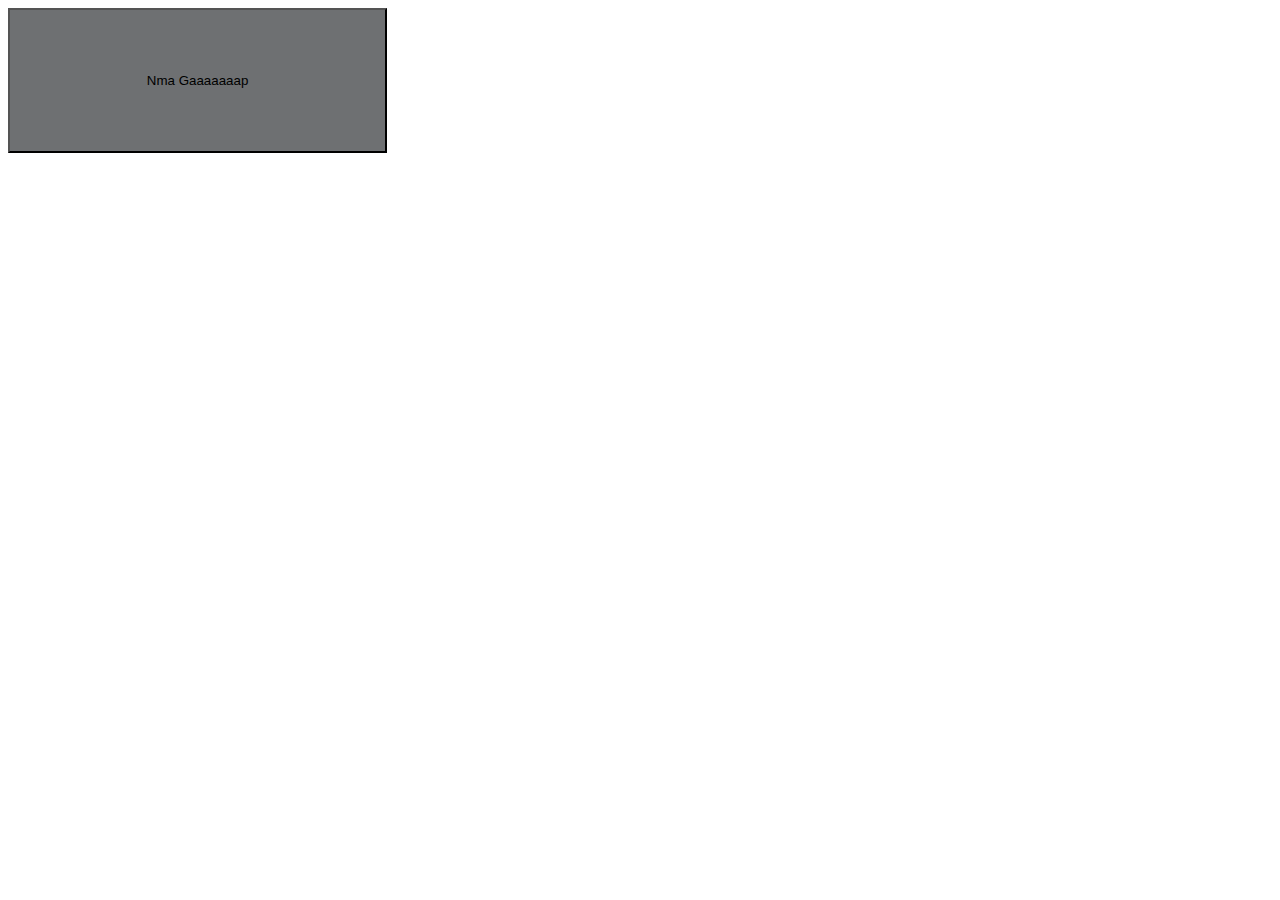
<file: Lesson1/index.html>
<!DOCTYPE html>
<html lang="en">
<head>
    <meta charset="UTF-8">
    <meta name="viewport" content="width=device-width, initial-scale=1.0">
    <title>ITParkHub</title>
    <link rel="stylesheet" href="styles.css">
</head>
<body>

    <button>
        Nma Gaaaaaaap
    </button>


</body>
</html>
</file>
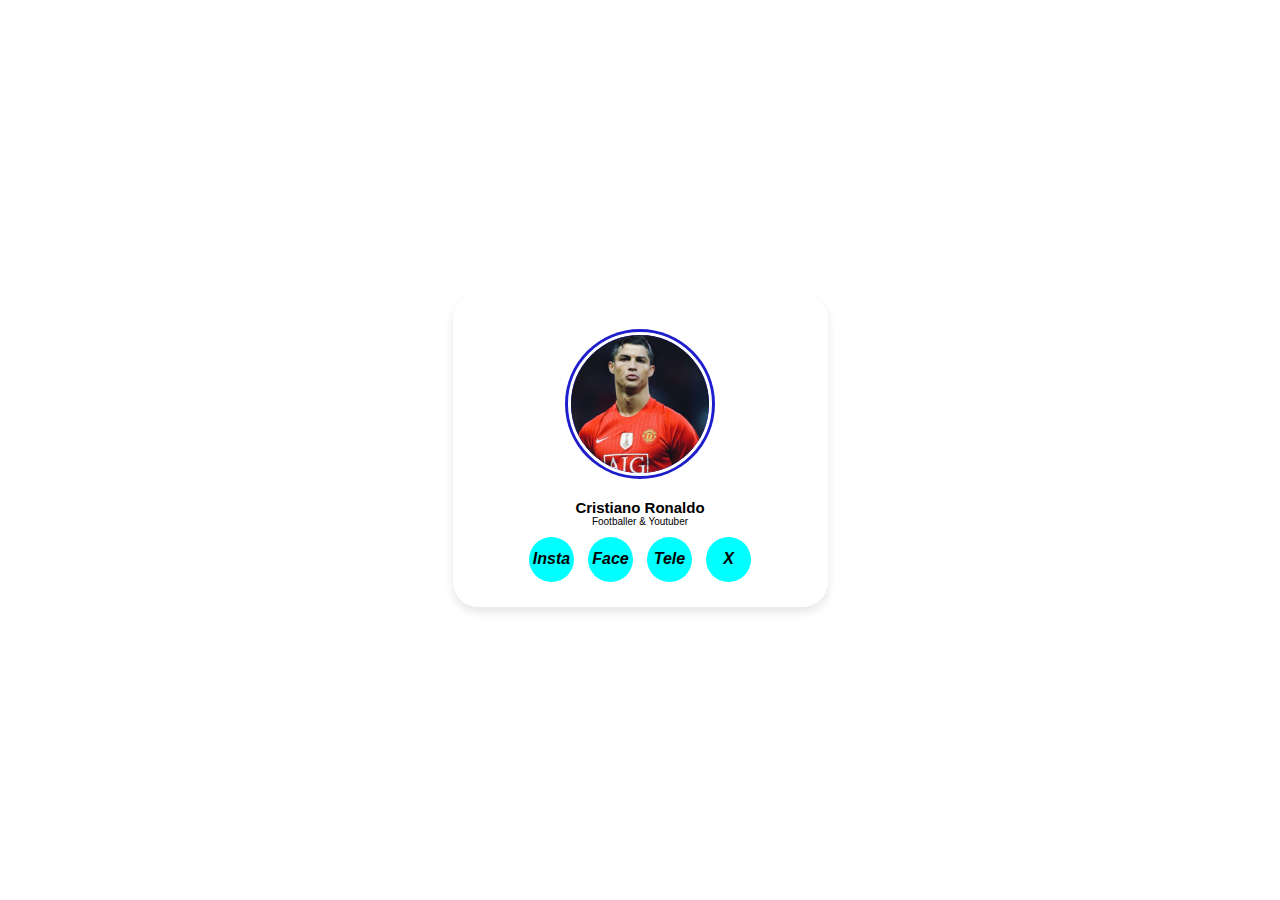
<file: Lesson3/index.html>
<!DOCTYPE html>
<html lang="en">
<head>
    <meta charset="UTF-8">
    <meta name="viewport" content="width=device-width, initial-scale=1.0">
    <title>Profile Card Dezayn</title>
    <link rel="stylesheet" href="styles.css">
</head>
<body>
    
    <div class="cart">
        <div class="image">
            <img src="profile.jpg" alt="cr7 picture" class="profile">
        </div>
        <div class="textlar">
            <span class="name">Cristiano Ronaldo</span>
            <span class="job">Footballer & Youtuber</span>
        </div>

        <div class="media-buttons">
            <a href="facebook.png" class="link">
                <i class="facebook">Insta</i>
            </a>
            <a href="instagram.png" class="link">
                <i class="instagram">Face</i>
            </a>
            <a href="instagram.png" class="link">
                <i class="instagram">Tele</i>
            </a>
            <a href="instagram.png" class="link">
                <i class="instagram">X</i>
            </a>
        </div>
    </div>

</body>
</html>
</file>
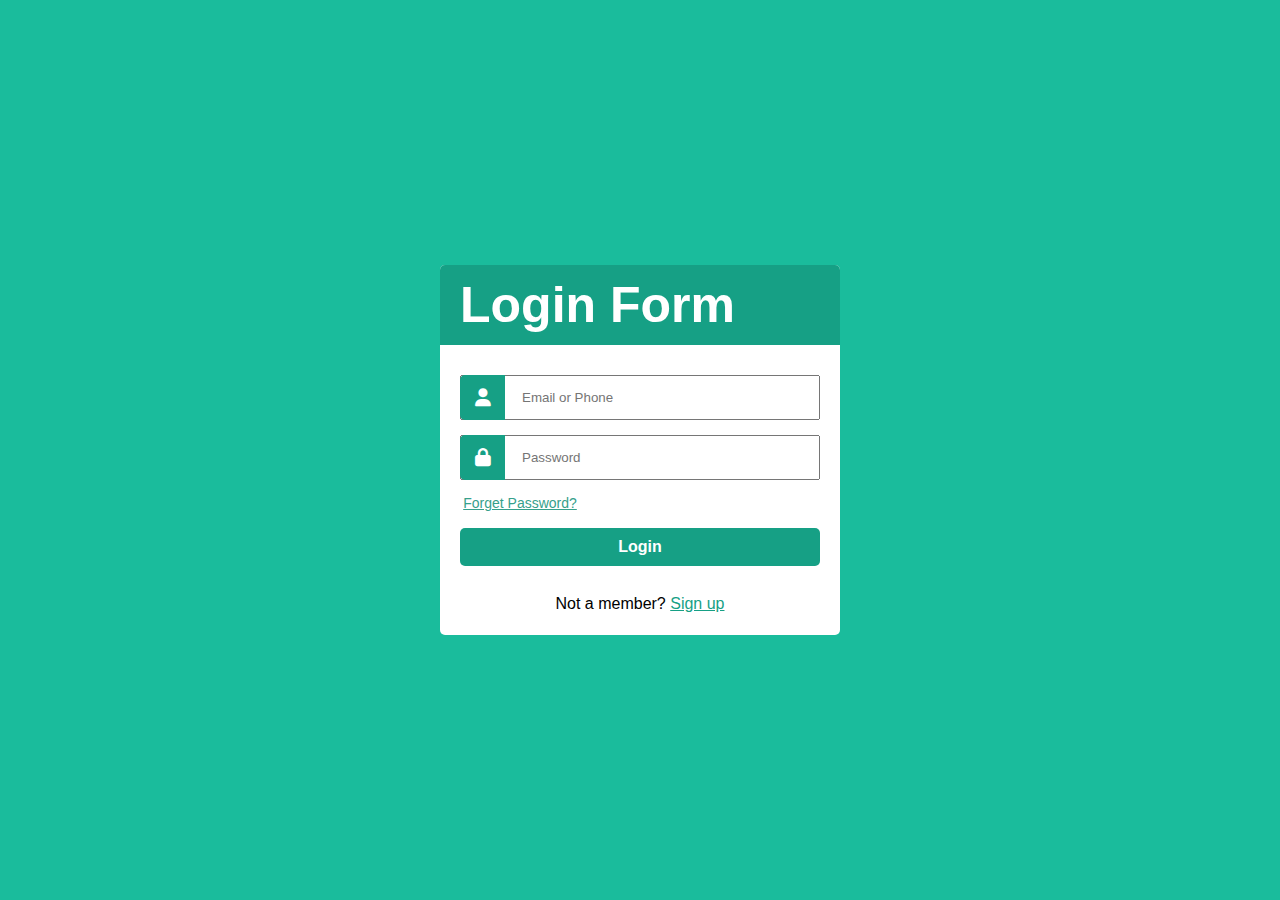
<file: Lesson4/index.html>
<!DOCTYPE html>
<html lang="en">
<head>
    <meta charset="UTF-8">
    <meta name="viewport" content="width=device-width, initial-scale=1.0">
    <title>Document</title>
    <link rel="stylesheet" href="styles.css">
    <link href="https://cdnjs.cloudflare.com/ajax/libs/font-awesome/6.5.1/css/all.min.css" rel="stylesheet">
</head>
<body>

    <div class="cart">
        <div class="title">
            <h1>Login Form</h1>
        </div>

        <form action="">
            <div class="row">
                <i class="fas fa-user"></i>
                <input type="email" placeholder="Email or Phone" required>
            </div>
            <div class="row">
                <i class="fas fa-lock"></i>
                <input type="text" placeholder="Password" required>
            </div>
            <div class="row">
                <div class="forget">
                    <a href="#">Forget Password?</a>
                    <input type="submit" value="Login">
                </div>
                <div class="signup">
                    Not a member?
                    <a href="#">Sign up</a>
                </div>
            </div>
        </form>

    </div>
    
</body>
</html>
</file>
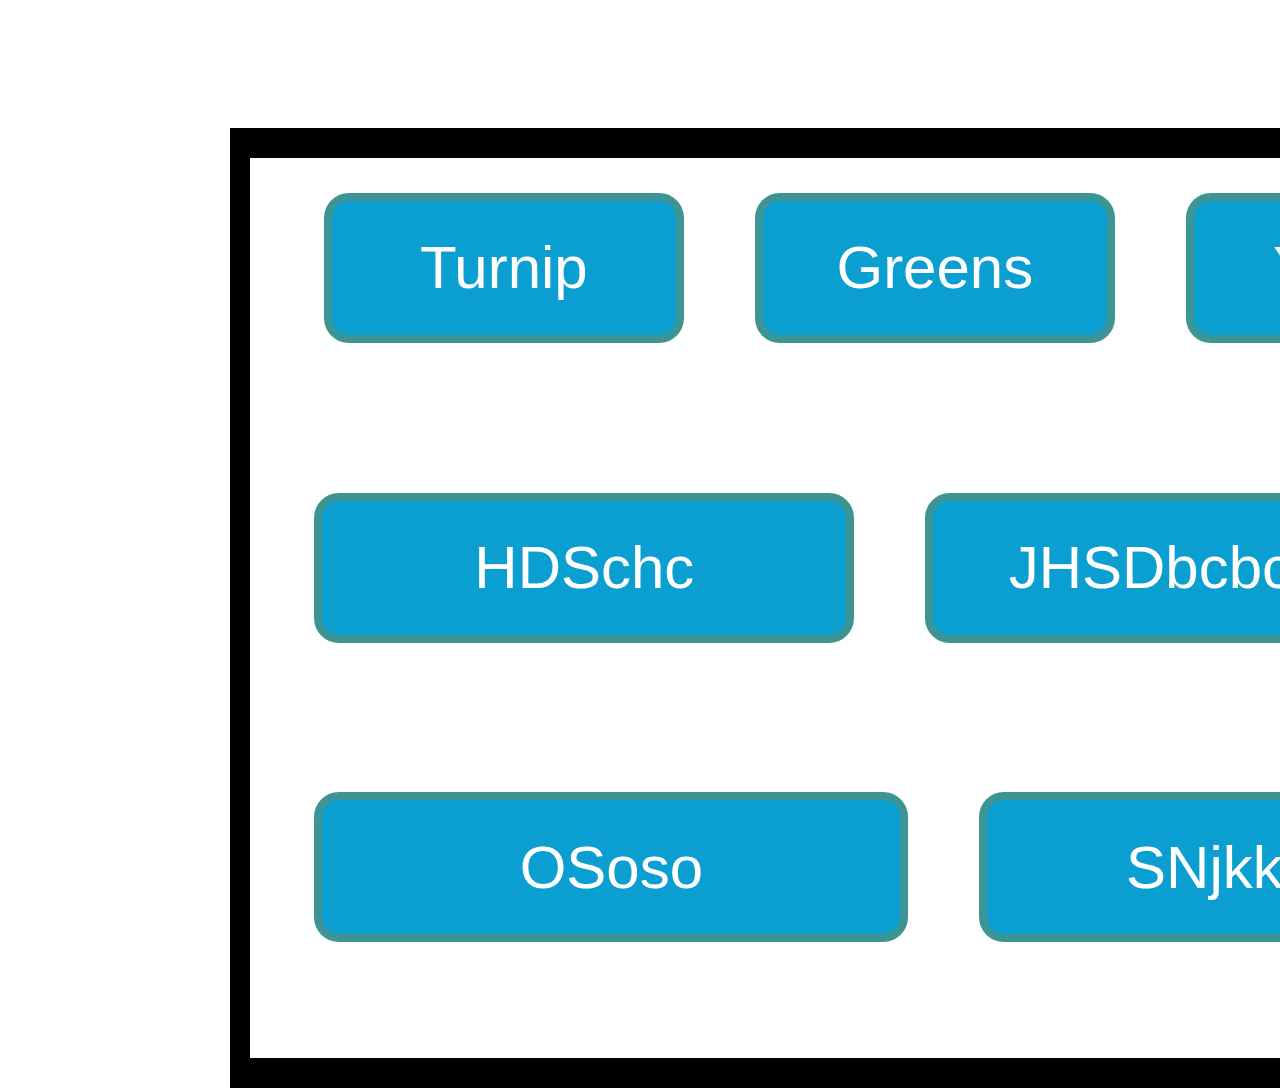
<file: Lesson5/index.html>
<!DOCTYPE html>
<html lang="en">
<head>
    <meta charset="UTF-8">
    <meta name="viewport" content="width=device-width, initial-scale=1.0">
    <title>Document</title>
    <link rel="stylesheet" href="styles.css">
</head>
<body>

    <div class="container">
        <div class="row1">
            <button class="button1">Turnip</button>
            <button class="button2">Greens</button>
            <button class="button3">Yarrow</button>
            <button class="button4">Ricebean</button>
        </div>
        <div class="row2">
            <button class="button5">HDSchc</button>
            <button class="button6">JHSDbcbc</button>
            <button class="button7">HDBCh</button>
        </div>
        <div class="row3">
            <button class="button8">OSoso</button>
            <button class="button9">SNjkk</button>
            <button class="button10">Jjjsj</button>
        </div>
    </div>
    
</body>
</html>
</file>
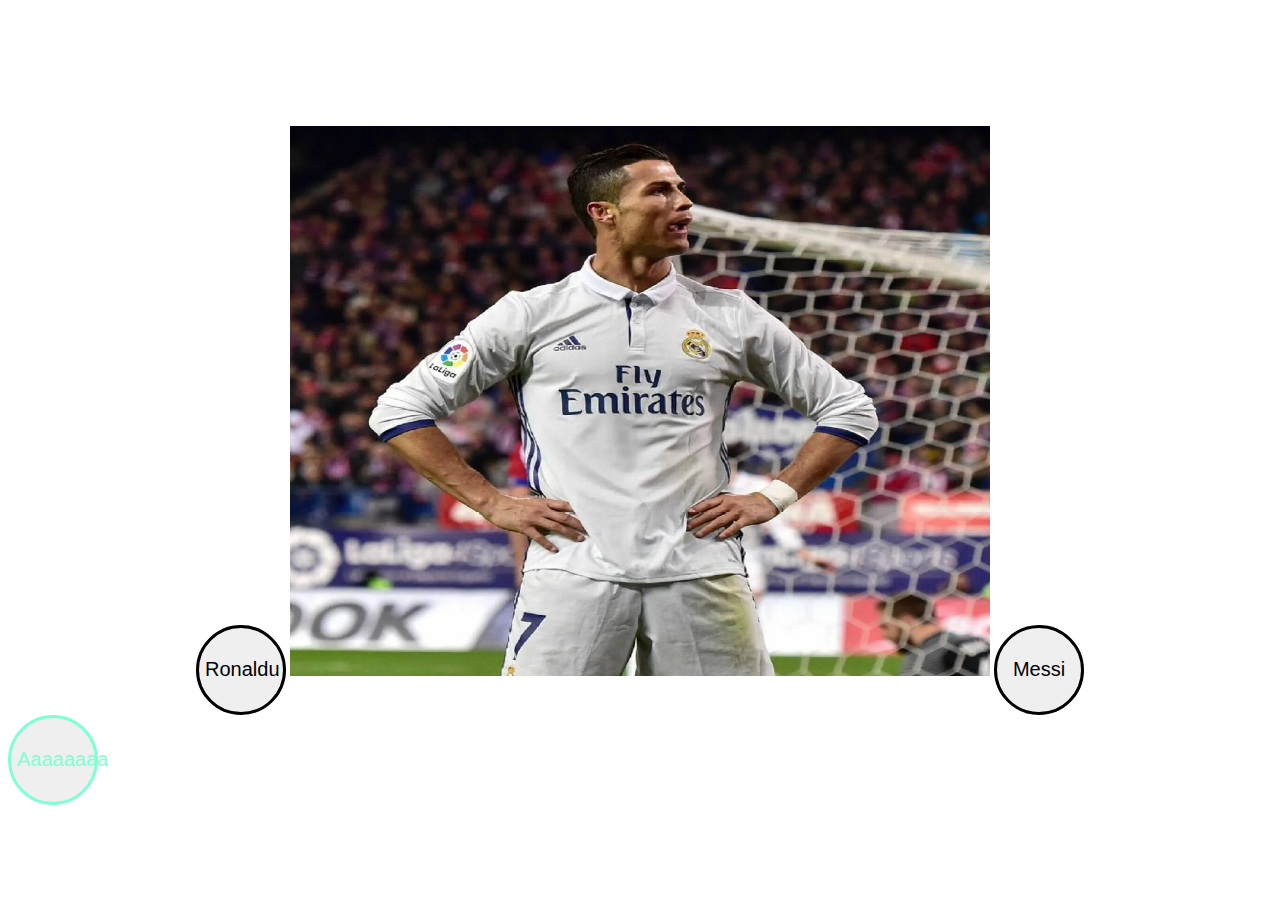
<file: Lesson6/index.html>
<!DOCTYPE html>
<html lang="en">
<head>
    <meta charset="UTF-8">
    <meta name="viewport" content="width=device-width, initial-scale=1.0">
    <title>Lesson6</title>
    <link rel="stylesheet" href="style.css">
</head>
<body>
    
    <div class="container">
        <button onclick="document.getElementById('goat').src='cr7.jpg' " type="button">Ronaldu</button>

        <img id="goat" src="cr7.jpg" alt="">

        <button onclick="document.getElementById('goat').src='lm10.jpg' " type="button">Messi</button>

        
    </div>

        <button style="color: aquamarine;" 
        onclick="window.location.href='@A311312'" type="button">Aaaaaaaa</button>


</body>
</html>

<script>
    
</script>
</file>
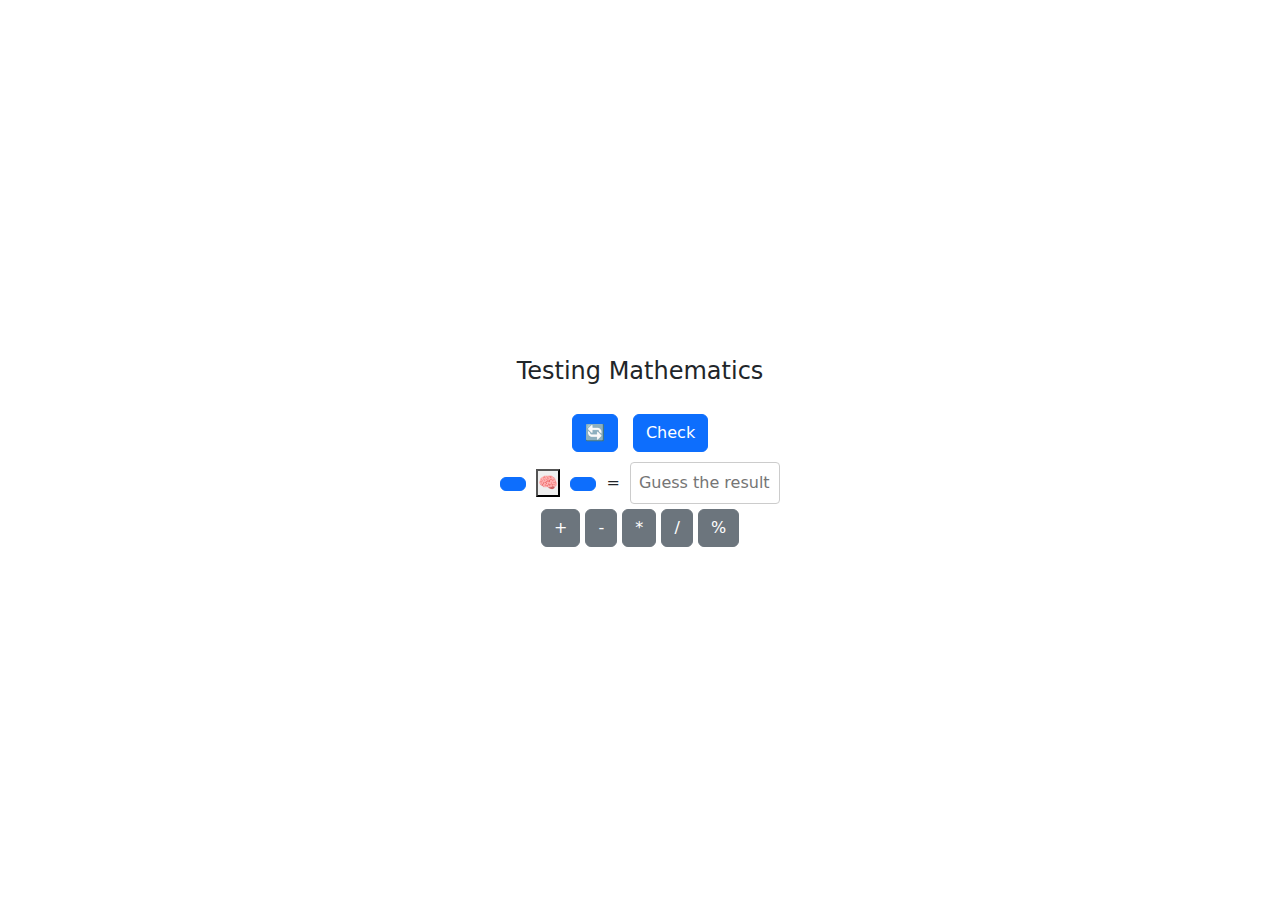
<file: Lesson7/index.html>
<!DOCTYPE html>
<html lang="en">
<head>
    <meta charset="UTF-8">
    <meta name="viewport" content="width=device-width, initial-scale=1.0">
    <title>Document</title>
    <link rel="stylesheet" href="style.css">
    <link rel="stylesheet" href="https://cdn.jsdelivr.net/npm/bootstrap@5.3.2/dist/css/bootstrap.min.css">
</head>
<body>

<div class="container">
    <span>Testing Mathematics</span>
    <div>
        <button onclick="refresh()" type="button" class="btn btn-primary">🔄</button>
        <button onclick="check()" type="button" class="btn btn-primary">Check</button>
    </div>
    <div>
        <label type="button" id="round1" class="btn btn-primary"></label>
        <button>🧠</button>
        <label type="button" id="round2" class="btn btn-primary"></label> =
        <input type="text" name="" id="userAnswer" placeholder="Guess the result">
    </div>
    <div>
        <button type="button" class="btn btn-secondary" onclick="selectOperation('+')">+</button>
        <button type="button" class="btn btn-secondary" onclick="selectOperation('-')">-</button>
        <button type="button" class="btn btn-secondary" onclick="selectOperation('*')">*</button>
        <button type="button" class="btn btn-secondary" onclick="selectOperation('/')">/</button>
        <button type="button" class="btn btn-secondary" onclick="selectOperation('%')">%</button>
    </div>
</div>

<script src="script.js"></script>

</body>
</html>
</file>
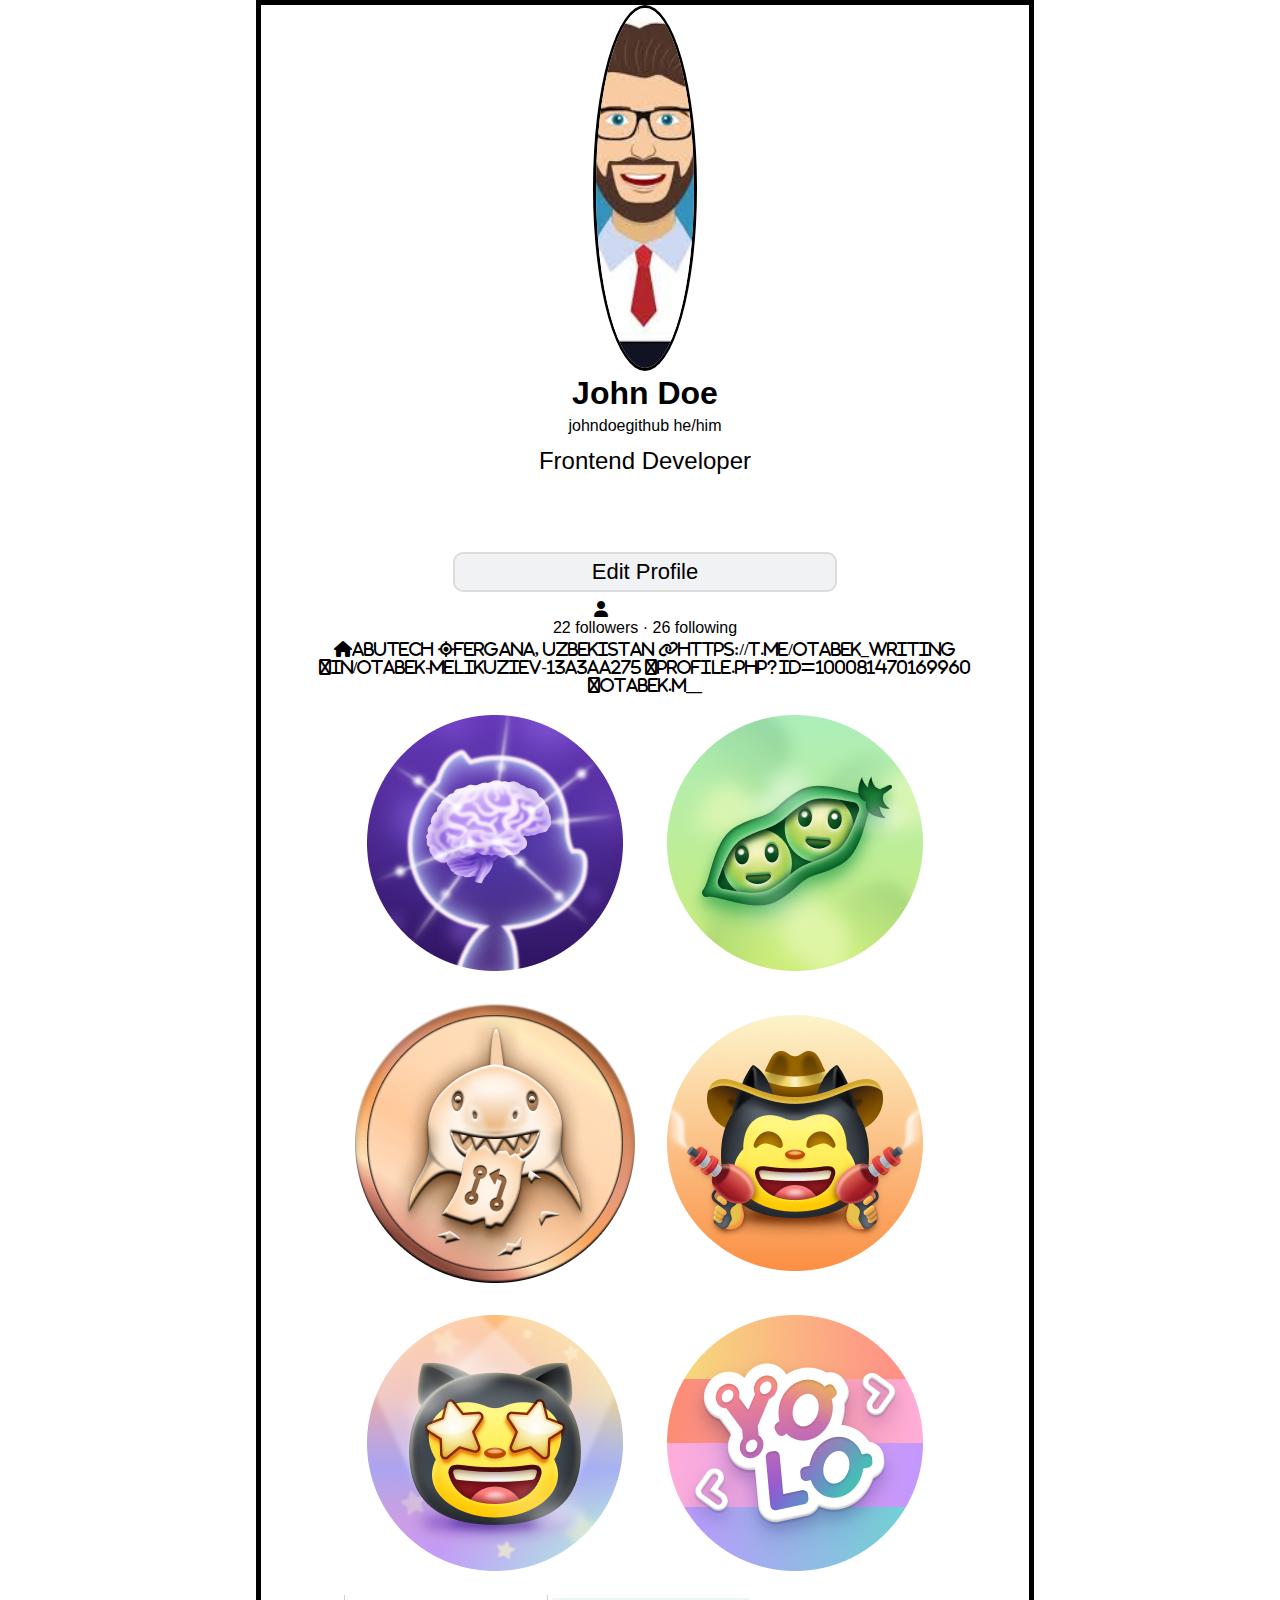
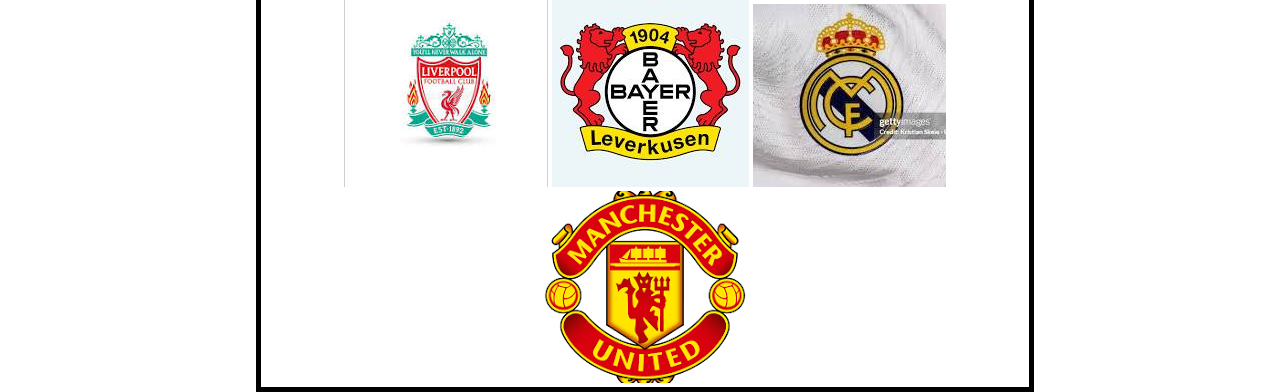
<file: Pre-exam/index.html>
<!DOCTYPE html>
<html lang="en">
<head>
    <meta charset="UTF-8">
    <meta name="viewport" content="width=device-width, initial-scale=1.0">
    <title>Document</title>
    <link href="https://cdnjs.cloudflare.com/ajax/libs/font-awesome/6.5.1/css/all.min.css" rel="stylesheet">
    <link rel="stylesheet" href="style.css">
</head>
<body>

    <div class="container">
        <div class="head">
            <img src="johnD.jpg" alt="profile">
            <h1 class="name">John Doe</h1>
            <p class="username">johndoegithub  he/him</p>
            <h2 class="job">Frontend Developer</h2>
        </div>

        <button type="button">Edit Profile</button>
        
        <div class="first-i">
            <i class="fas fa-user"></i>
            <p>22 followers  · 26 following</p>
        </div>

        <div class="list">
            <i class="fas fa-home">ABUTECH</i>
            <i class="fas fa-location">Fergana, Uzbekistan</i>
            <i class="fas fa-link">https://t.me/Otabek_Writing</i>
            <i class="fas fa-linkedin">in/otabek-melikuziev-13a3aa275</i>
            <i class="fas fa-facebook">profile.php?id=100081470169960</i>
            <i class="fas fa-instagram">otabek.m__</i>
        </div>

        <div class="achievments">
            <img src="galaxy-brain-default-847262c21056.png" alt="1">
            <img src="pair-extraordinaire-default-579438a20e01.png" alt="2">
            <img src="pull-shark-bronze-a37accb528d1.png" alt="3">
            <img src="quickdraw-default-39c6aec8ff89.png" alt="4">
            <img src="starstruck-default-b6610abad518.png" alt="5">
            <img src="yolo-default-be0bbff04951.png" alt="6">
        </div>

        <div class="organization">
            <img src="liverpool.jpg" alt="1">
            <img src="leverkusen.jpg" alt="2">
            <img src="real.jpg" alt="3">
            <img src="united.png" alt="4">
        </div>
    </div>
    
</body>
</html>
</file>
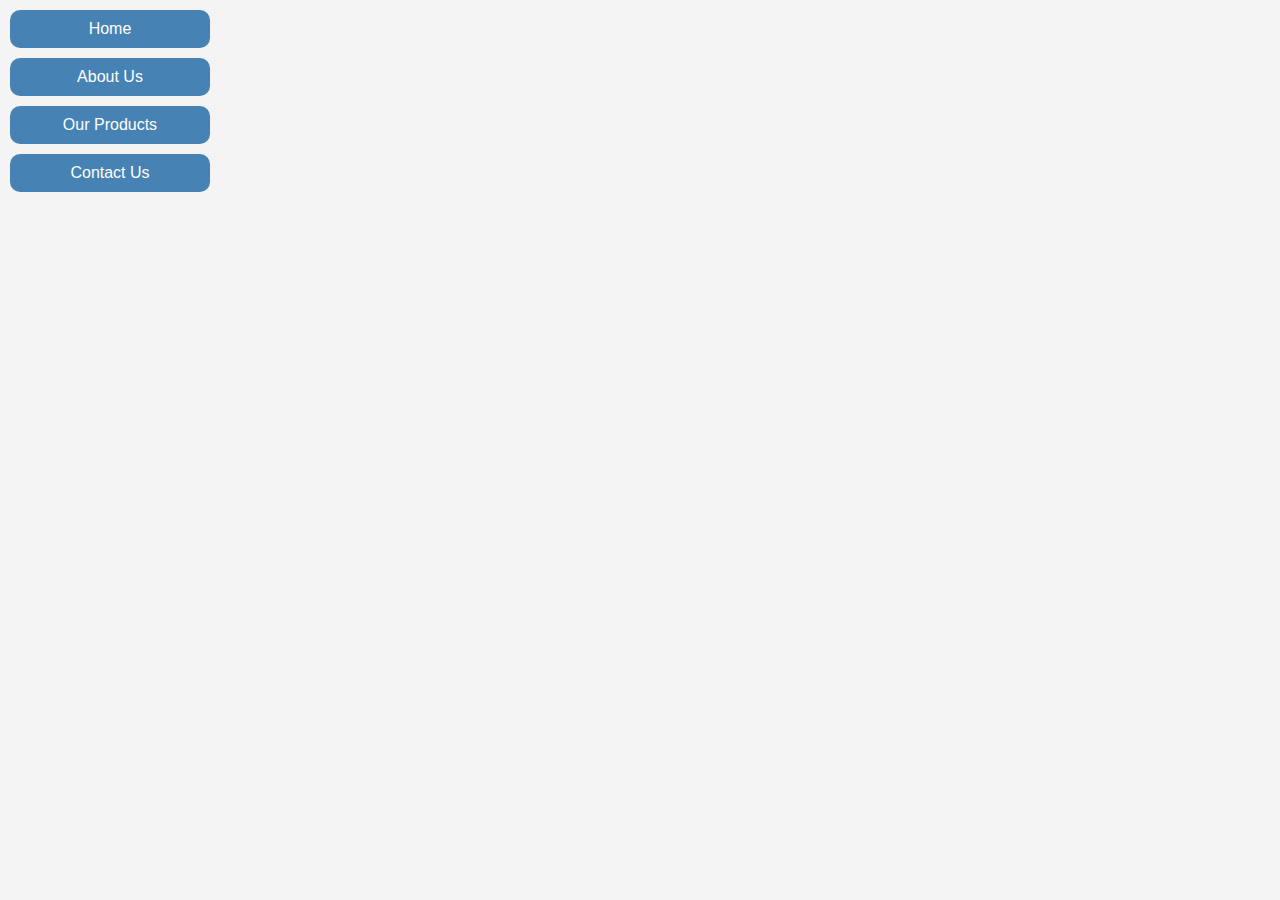
<file: Lesson5/topshiriq2/index.html>
<!DOCTYPE html>
<html lang="en">
<head>
    <meta charset="UTF-8">
    <meta name="viewport" content="width=device-width, initial-scale=1.0">
    <title>Vertical Navbar</title>
    <style>
        body {
            margin: 0;
            padding: 0;
            font-family: Arial, sans-serif;
            background-color: #f4f4f4;
        }

        .vertical-navbar {
            display: flex;
            flex-direction: column;
            padding: 10px;
            max-width: 200px;
        }

        .vertical-navbar button {
            background-color: #4682B4;
            border: none;
            border-radius: 10px;
            color: white;
            padding: 10px 20px;
            margin-bottom: 10px;
            font-size: 16px;
            cursor: pointer;
            transition: background-color 0.3s;
        }

        .vertical-navbar button:hover {
            background-color: #5A9;
        }
    </style>
</head>
<body>
    <div class="vertical-navbar">
        <button>Home</button>
        <button>About Us</button>
        <button>Our Products</button>
        <button>Contact Us</button>
    </div>
</body>
</html>
</file>
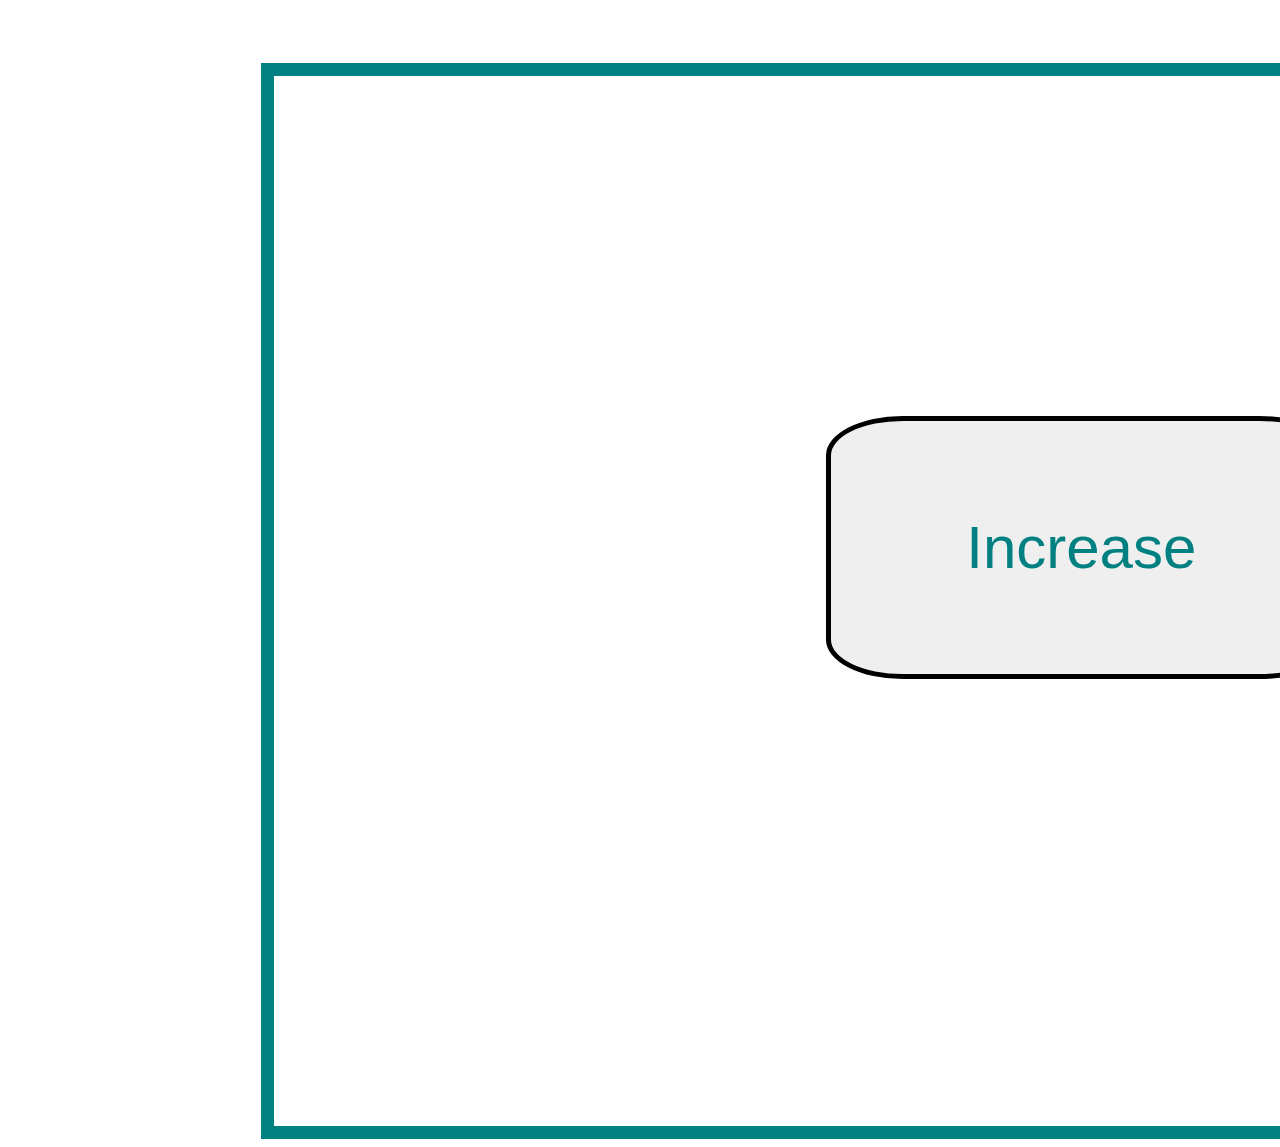
<file: Lesson6/muhammadaziz_buyurtma.html>
<!DOCTYPE html>
<html lang="en">
<head>
    <meta charset="UTF-8">
    <meta name="viewport" content="width=device-width, initial-scale=1.0">
    <title>Document</title>
    <link rel="stylesheet" href="muhammadaziz_style.css">
</head>
<body>
    <div class="container">
        <button id="oy" onclick="incease()" type="button">Increase</button>
    </div>
    

</body>
</html>

<script>
    function incease(){
        document.getElementById('oy').innerText="Men qo'shildim"
    }
</script>
</file>
<file: Lesson1/styles.css>
button{
    background-color: rgb(110, 112, 114);
    width: 30%;
    height: 15%;
    padding: 5%;
    /* margin: 50%; */
    text-align: center;
    justify-content: center;
    align-items: center;
}

button :hover{
    cursor: copy;
    color: blue;
}
</file>
<file: Lesson3/styles.css>
* {
    font-family: 'Franklin Gothic Medium', 'Arial Narrow', Arial, sans-serif;
    margin: 0;
    padding: 0;
    box-sizing: border-box;
}

body{
    height: 100vh;
    display: flex;
    align-items: center;
    justify-content: center;
    background-color: #fff;
}

.cart{
    display: flex;
    flex-direction: column; 
    align-items: center;
    max-width: 375px;
    width: 100%;
    background-color: #fff;
    box-shadow: 0 5px 10px rgb(0, 0, 0, 0.1);
    border-radius: 25px;
    padding: 25px;
}


.image{
    position: relative;
    height: 150px;
    width: 150px;
    border-radius: 50%;
    background-color: rgb(30, 30, 205);
    padding: 3px;
    margin: 10px;
}

.image .profile{
    height: 100%;
    width: 100%;
    object-fit: cover; /* Rasmni qirqib oldi */
    border-radius: 50%;
    border: 3px solid #fff;
    align-items: center;
}

.cart .textlar{
    margin: 10px;
    display: flex;
    flex-direction: column; /* Joylashuvi tepa-past qiberdi */
    align-items: center;
}

.textlar .name{
    font-size: 15px;
    font-weight: bold;
    font-family: 'Segoe UI', Tahoma, Geneva, Verdana, sans-serif;
}

.textlar .job{
    font-size: 10px;
    font-family: Arial, Helvetica, sans-serif;
}


.cart .media-buttons{
    display: flex;
    align-items: center;
}

.media-buttons .link{
    align-items: center;
    display: flex;
    justify-content: center;
    height: 45px;
    width: 45px;
    border-radius: 50%;
    font-weight: bolder;
    color: black;
    text-decoration: none;
    margin: 0 7px;
    background-color: aqua;
}
</file>
<file: Lesson4/styles.css>
*{
    margin: 0;
    padding: 0;
    box-sizing: border-box;
    font-family: 'Franklin Gothic Medium', 'Arial Narrow', Arial, sans-serif;
}

html, body{
    display: grid;
    height: 100%;
    place-items: center;
    background: #1abc9c;
}

.cart{
    width: 400px;
    background-color: #fff;
    border-radius: 5px;
    height: 370px;
}

.cart .title{
    line-height: 80px;
    background: #16a085;
    padding-left: 20px;
    border-radius: 5px 5px 0 0;
    font-size: 25px;
    color: #fff;
    font-weight: 600;
}

.cart form{
    padding: 30px 20px 25px 20px;
}

.cart .row{
    height: 45px;
    margin-bottom: 15px;
    position: relative;
}

.cart form .row input{
    height: 100%;
    width: 100%;
    padding-left: 60px;
}

.cart form .row i {
    position: absolute;
    left: 0; 
    top: 0; 
    width: 45px; 
    height: 100%;
    background: #16a085;
    border-radius: 5px 0 0 5px; 
    display: flex;
    justify-content: center; 
    align-items: center; 
    color: #fff; 
    font-size: 18px; 
}

.cart form .row .forget {
    display: flex;
    flex-direction: column;
    align-items: center;
    padding: 0;
    margin: 10px 0;
}

.cart form .row .forget a {
    color: #36a08b;
    padding-right: 240px;
    font-size: 14px;
    transition: color 0.3s ease;
    margin-bottom: 7px;

}


.cart form .row .forget a:hover {
    color: #1abc9c;
    text-decoration: underline;
}

.cart form .row .forget input {
    padding: 10px 20px;
    background: #16a085;
    border: none;
    border-radius: 5px;
    color: #fff;
    font-weight: bold;
    font-size: 16px;
    cursor: pointer;
    transition: background 0.3s ease;
    margin-top: 10px;
}

.cart form .row .forget input:hover {
    background: #1abc9c;
}


.cart form .row .signup{
    margin-top: 29px;
    text-align: center;
}

.cart form .row .signup a{
    color: #16a085;
}
</file>
<file: Lesson5/styles.css>
*{
    padding: 0;
    margin: 0;
    font-family: 'Lucida Sans', 'Lucida Sans Regular', 'Lucida Grande', 'Lucida Sans Unicode', Geneva, Verdana, sans-serif;
}

.container{
    width: 1800px;
    height: 900px;
    border-bottom: solid 30px black;
    border-top: solid 30px black;
    border-right: solid 20px black;
    border-left: solid 20px black;
    align-items: center;
    margin-left: 18%;
    margin-top: 10%;
    text-align: center;
}

.row1, .row2, .row3{
    width: 100%;
    height: 33.3%;
    /* background-color: aquamarine; */
}

.button1, .button2, .button3, .button4{
    width: 20%;
    height: 50%;
    margin: 35px 33.3px;
    border-radius: 25px;
    border: solid 8px rgb(61, 148, 148);
    background-color: rgb(10, 159, 208);
    color: white;
    font-size: 60px;
}


.button6, .button5, .button7, .button8, .button9, .button10{
    width: 25%;
    height: 50%;
    margin: 35px 33.3px 100px;
    border-radius: 25px;
    border: solid 8px rgb(61, 148, 148);
    background-color: rgb(10, 159, 208);
    color: white;
    font-size: 60px;
}

.button5, .button7{
    width: 30%;
}

.button8{
    width: 33%;
}

.button10{
    width: 27%;
}
</file>
<file: Lesson6/style.css>
.container{
    align-items: center;
    text-align: center;
    margin-top: 10%;
}

button{
    font-family: 'Franklin Gothic Medium', 'Arial Narrow', Arial, sans-serif;
    font-size: 20px;
    height: 10vh;
    width: 10vh;
    border: 3px solid;
    border-radius: 50%;
    align-items: center;
    text-align: center;
}

img{
    width: 700px;
    height: 550px;

}
</file>
<file: Lesson7/style.css>
* {
    margin: 0;
    padding: 0;
    box-sizing: border-box;
}

body {
    font-family: Arial, sans-serif;
    background-color: #f0f0f0;
}


.container {
    display: flex;
    flex-direction: column;
    justify-content: center;
    align-items: center;
    height: 100vh;
}


.container span {
    font-size: 24px;
    margin-bottom: 20px;
}


.btn-primary {
    background-color: #007bff;
    color: #fff;
    border: none;
    border-radius: 4px;
    padding: 10px 20px;
    cursor: pointer;
    margin: 5px;
    transition: background-color 0.3s ease;
}

.btn-primary:hover {
    background-color: #0056b3;
}


input[type="text"] {
    padding: 8px;
    border-radius: 4px;
    border: 1px solid #ccc;
    width: 150px;
    margin: 5px;
}


@media (max-width: 600px) {
    .container span {
        font-size: 18px;
    }
}
</file>
<file: Pre-exam/style.css>
*{
    padding: 0;
    margin: 0;
    font-family: 'Lucida Sans', 'Lucida Sans Regular', 'Lucida Grande', 'Lucida Sans Unicode', Geneva, Verdana, sans-serif;
}


.container{
    width: 60%;
    height: 40%;
    justify-content: center;
    align-items: center;
    text-align: center;
    place-items: center;
    margin: 0px 230px 0px 20%;
    border: 5px solid black;
}

.head{
    margin-bottom: 10%;
}

.container .head img{
    width: 40%;
    height: 40vh;
    border-radius: 70%;
    border: 3px solid black;
    object-fit: cover;
}

.container .head h2, h1, p{
    margin-bottom: 2%;
    
}

.container .head p{
    font-weight: lighter;
}


.container .head h2{
    font-weight: normal;
    margin-top: 5%;

}



button{
    width: 50%;
    height: 40px;
    border-radius: 10px;
    border: 2px solid gainsboro;
    background-color: rgb(240, 242, 244);
    font-size: 22px;
    margin-top: 0%;
}

.first-i i{
    margin-top: 5%;
    margin-right: 48%;
}

.first-i p{
    
}
</file>
<file: Lesson6/muhammadaziz_style.css>
.container{
    font-family: 'Segoe UI', Tahoma, Geneva, Verdana, sans-serif;
    width: 1700px;
    height: 1050px;
    justify-content: center;
    align-items: center;
    text-align: center;
    margin-top: 5%;
    margin-left: 20%;
    border: 13px solid teal;
}

.container button{
    width: 30%;
    height: 25%;
    border-radius: 15%;
    border: 5px solid black;
    margin-top: 20%;
    font-family: Impact, Haettenschweiler, 'Arial Narrow Bold', sans-serif;
    font-size: 60px;
    color: teal;
    flex-direction: row-reverse;
    margin-right: 5%;
}

.container button:hover{
    cursor: pointer;
    width: 32%;
    border-color: blueviolet;
    color: cadetblue;
}

.oybola{
    display: none;
}
</file>
